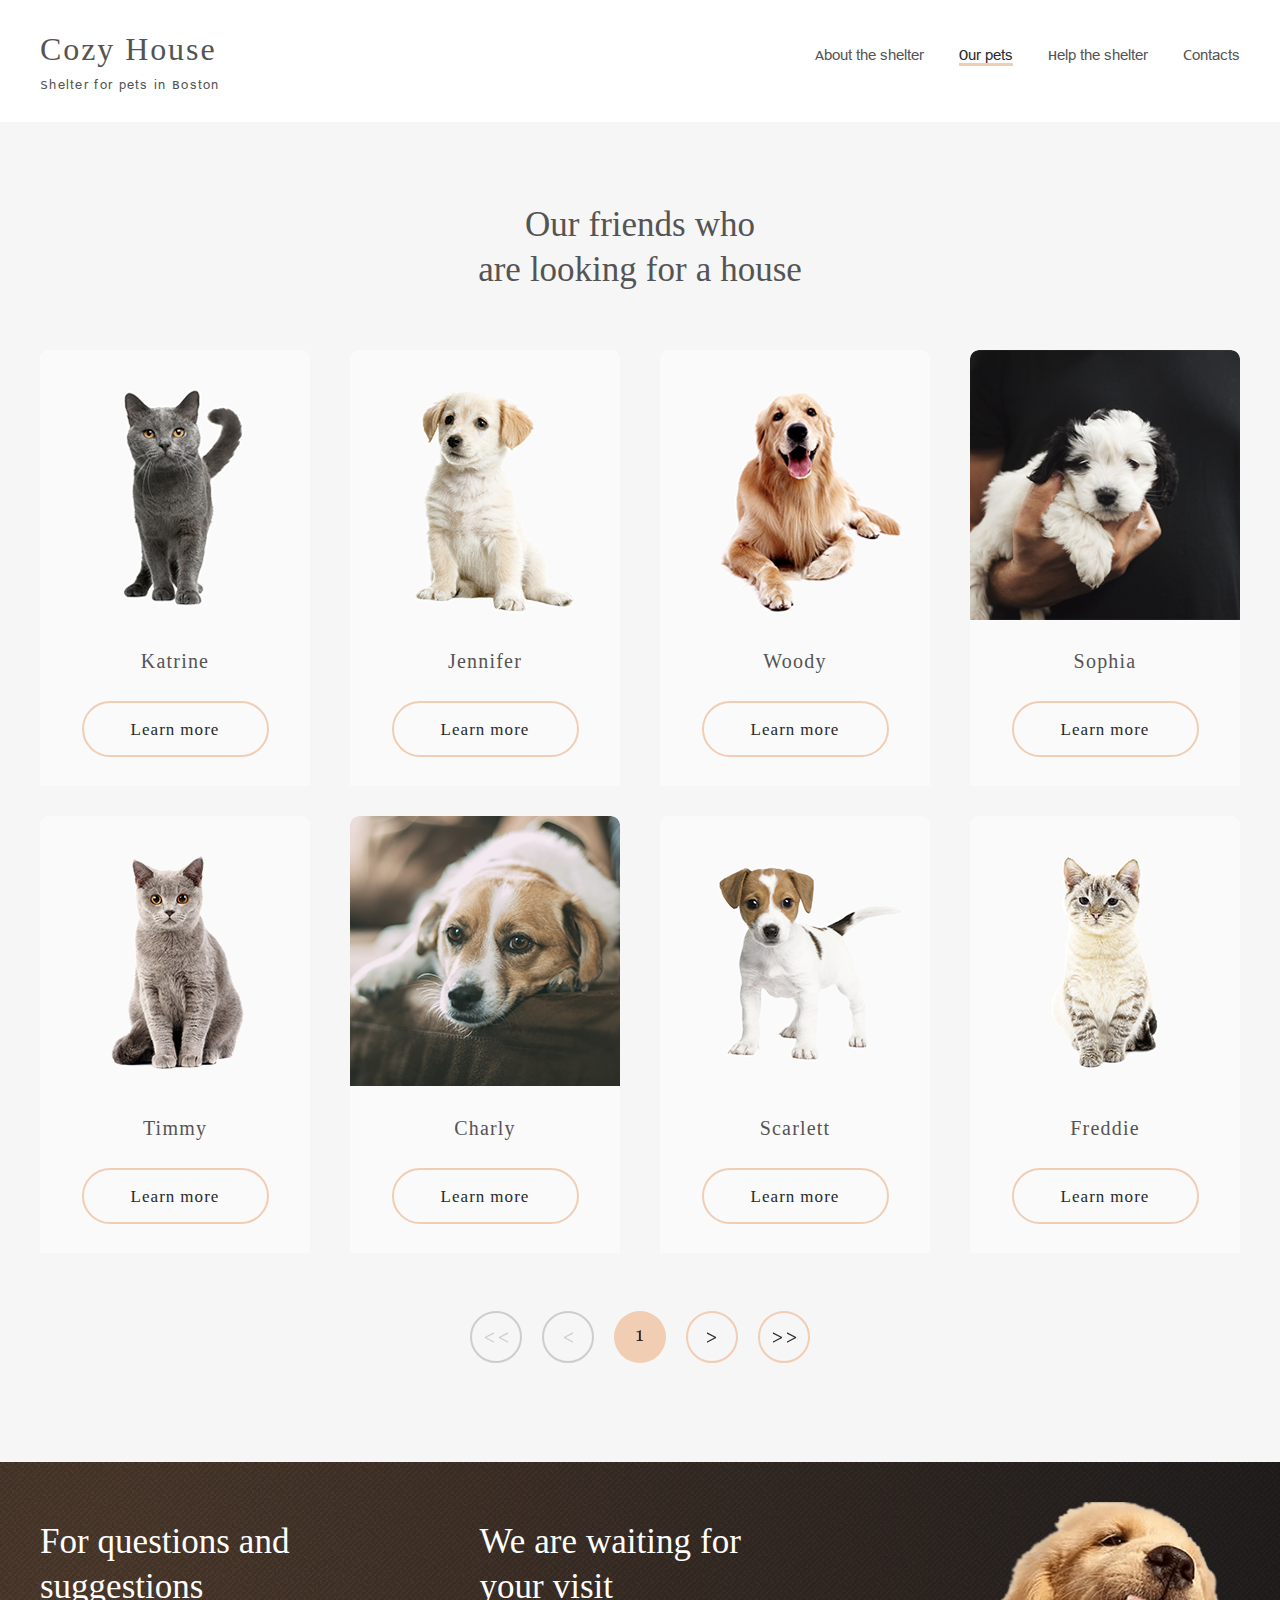
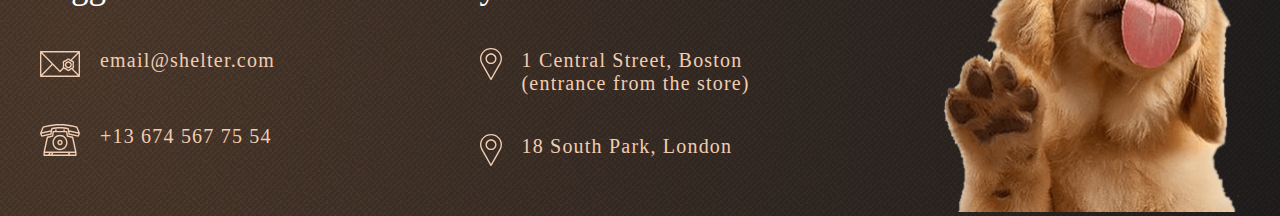
<file: shelter/pages/pets/index.html>
<!DOCTYPE html>
<html lang="en">
<head>
    <meta charset="UTF-8">
    <meta http-equiv="X-UA-Compatible" content="IE=edge">
    <meta name="viewport" content="width=device-width, initial-scale=1.0">
    <title>Document</title>
    <link rel="stylesheet" href="../normalize.css">
    <link rel="stylesheet" href="../main/style.css">
    <link rel="stylesheet" href="style.css">
</head>
<body>
    
        <div class="wrapper">
            <header class="white-header">
                <div class="logo">
                    <h1 class="main-logo white-logo"><a href="../main/index.html">Cozy House</a></h1>
                    <p class="main-logo__descr white-logo__descr">
                        <a href="../main/index.html">Shelter for pets in Boston</a>
                    </p>
                </div>
                <nav>
                    <ul class="header-menu">
                        <li class="header-menu__list"><a href="../main/index.html" class="header-menu__link white-menu__link">About the shelter</a></li>
                        <li class="header-menu__list"><a href="" class="header-menu__link white-menu__link white__hower-link">Our pets</a></li>
                        <li class="header-menu__list"><a href="../main/index.html#help" class="header-menu__link white-menu__link">Help the shelter</a></li>
                        <li class="header-menu__list"><a href="#contacts" class="header-menu__link white-menu__link">Contacts</a></li>
                    </ul>
                </nav>
            </header>
        </div>

        <div class="our-friends">
            <div class="wrapper">
                <div class="our-friends-content">
                    <h3 class="our-friends__header">Our friends who<br> are looking for a house</h3>
                    <div class="our-pets">
                        <div class="pet-card">
                            <img src="../../assets/images/pets-katrine.jpg" alt="">
                            <p class="pet-card__name">
                                Katrine
                            </p>
                            <button class="pet-card-btn">Learn more</button>
                            <a href="#"><span class="card-link"></span></a>
                        </div>
                        <div class="pet-card">
                            <img src="../../assets/images/pets-jennifer.jpg" alt="">
                            <p class="pet-card__name">
                                Jennifer
                            </p>
                            <button class="pet-card-btn">Learn more</button>
                            <a href="#"><span class="card-link"></span></a>
                        </div>
                        <div class="pet-card">
                            <img src="../../assets/images/pets-woody.jpg" alt="">
                            <p class="pet-card__name">
                                Woody
                            </p>
                            <button class="pet-card-btn">Learn more</button>
                            <a href="#"><span class="card-link"></span></a>
                        </div>
                        <div class="pet-card">
                            <img src="../../assets/images/pets-katrine.png" alt="">
                            <p class="pet-card__name">
                                Sophia
                            </p>
                            <button class="pet-card-btn">Learn more</button>
                            <a href="#"><span class="card-link"></span></a>
                        </div>
                        <div class="pet-card">
                            <img src="../../assets/images/pets-timmy.png" alt="">
                            <p class="pet-card__name">
                                Timmy
                            </p>
                            <button class="pet-card-btn">Learn more</button>
                            <a href="#"><span class="card-link"></span></a>
                        </div>
                        <div class="pet-card">
                            <img src="../../assets/images/pets-charly.png" alt="">
                            <p class="pet-card__name">
                                Charly
                            </p>
                            <button class="pet-card-btn">Learn more</button>
                            <a href="#"><span class="card-link"></span></a>
                        </div>
                        <div class="pet-card">
                            <img src="../../assets/images/pets-scarlet.png" alt="">
                            <p class="pet-card__name">
                                Scarlett
                            </p>
                            <button class="pet-card-btn">Learn more</button>
                            <a href="#"><span class="card-link"></span></a>
                        </div>
                        <div class="pet-card">
                            <img src="../../assets/images/freddie.png" alt="">
                            <p class="pet-card__name">
                                Freddie
                            </p>
                            <button class="pet-card-btn">Learn more</button>
                            <a href="#"><span class="card-link"></span></a>
                        </div>
                    </div>
                    <div class="navigation">
                        <a href="3" class="nav-btn f-left"><img src="../../assets/icons/3.svg"  alt=""></a>
                        <a href="3" class="nav-btn f-l-left"><img src="../../assets/icons/4.svg"  alt=""></a>
                        <a href="3" class="nav-btn page"><img src="../../assets/icons/1.svg"  alt=""></a>
                        <a href="3" class="nav-btn r-right"><img src="../../assets/icons/-.svg"  alt=""></a>
                        <a href="3" class="nav-btn r-r-right"><img src="../../assets/icons/--.svg"  alt=""></a>
                    </div>
                    
                </div>
            </div>
        </div>
    

    <footer>
        <div class="wrapper">
            <div class="footer-content">
                <div class="footer-contacts">
                    <h3 class="footer-header" id="contacts">For questions and suggestions</h3>
                    <div class="footer-elem">
                        <a href="mailto:email@shelter.com" class="footer-img__link"><img src="../../assets/icons/icon-email.svg" alt=""></a>
                        <a href="mailto:email@shelter.com" class="footer-text__link">email@shelter.com</a>
                    </div>
                    <div class="footer-elem">
                        <a href="mailto:email@shelter.com" class="footer-img__link"><img src="../../assets/icons/icon-phone.svg" alt=""></a>
                        <a href="tel:+136745677554" class="footer-text__link">+13 674 567 75 54</a>
                    </div>
                </div>
                <div class="footer-adress">
                    <h3 class="footer-header">We are waiting for your visit</h3>
                    <div class="footer-elem">
                        <a href="https://goo.gl/maps/eG1Ha8aumiCDS4em9" target="blank" class="footer-img__link"><img src="../../assets/icons/icon-marker.svg" alt=""></a>
                        <a href="https://goo.gl/maps/eG1Ha8aumiCDS4em9" target="blank" class="footer-text__link visit__text">1 Central Street, Boston (entrance from the store)</a>
                    </div>
                    <div class="footer-elem">
                        <a href="https://goo.gl/maps/H6oFE1ssosimQZpk9" target="blank" class="footer-img__link"><img src="../../assets/icons/icon-marker.svg" alt=""></a>
                        <a href="https://goo.gl/maps/H6oFE1ssosimQZpk9" target="blank" class="footer-text__link">18 South Park, London </a>
                    </div>
                </div>
                <div class="footer-img">
                    <img src="../../assets/images/footer-puppy.png" alt="">
                </div>
            </div>
        </div>
    </footer>
</body>
</html>
</file>
<file: shelter/pages/main/style.css>
*, h1 {
    margin: 0;
    padding: 0;
    scroll-behavior: smooth;
}

@font-face {
    
    font-family: "Georgia"; 
    src: url("../../assets/fonts/NotoSansGeorgian-VariableFont_wdth\,wght.ttf") format("truetype"); 
    font-style: normal; 
} 
@font-face {
    
    font-family: "Test"; 
    src: url("../../assets/fonts/NotoSansGeorgian-VariableFont_wdth\,9605.ttf") format("truetype"); 
    font-style: normal; 
} 


@font-face {
    
    font-family: "Arial"; 
    src: url("../../assets/fonts/arialmt.ttf") format("truetype"); 
    font-style: normal; 
} 
main {
    background: url(../../assets/images/noise_transparent@2x.png), radial-gradient(100% 215.42% at 0% 0%, #5B483A 0%, #262425 100%) /* warning: gradient uses a rotation that is not supported by CSS and may not behave as expected */, #211F20;
}

.wrapper {
    width: 1200px;
    margin: 0 auto;
}
header {
    
    padding: 60px 0 0 0;
    display: flex;
    justify-content: space-between;
    align-items: baseline;
}

.logo{
    display: flex;
    flex-direction: column;
}

.main-logo {
    font-family: 'Georgia';
    font-style: normal;
    font-weight: 400;
    font-size: 32px;
    letter-spacing: 0.06em;
    color: #F1CDB3;
}
.main-logo a {
    text-decoration: none;
    color: #F1CDB3;
}
.main-logo__descr {
    padding: 10px 0 0 0;
    font-family: 'Arial';
    font-style: normal;
    font-weight: 400;
    font-size: 13px;
    line-height: 15px;
    letter-spacing: 0.1em;
    color: #ffffff;
}
.main-logo__descr a {
    text-decoration: none;
    color: #ffffff;
}

.header-menu {
    display: flex;
    list-style-type: none;
}

.header-menu__list {
    margin: 0 0 0 35px;
}

.header-menu__link {
    font-family: 'Arial';
    font-style: normal;
    font-weight: 400;
    font-size: 15px;
    line-height: 160%;
    color: #CDCDCD;

    text-decoration: none;
}

.hover-link {
    color: #FAFAFA;
    border-bottom: 3px solid #F1CDB3;
}

.header-menu__link:hover {
    color: #FAFAFA;
}
.header-menu__link:active {
    color: #FAFAFA;
    border-bottom: 3px solid #F1CDB3;
}

.banner {
    display: flex;
    padding: 60px 0 0 0;
    justify-content: space-between;
    font-size: 0px;
}

.banner-text {
    padding: 160px 0 0 2px;
}

.banner-text h2 {
    width: 310px;
    font-family: 'Georgia';
    font-style: normal;
    font-weight: 400;
    font-size: 44px;
    line-height: 130%;
    display: flex;
    align-items: center;
    color: #FFFFFF;
}

.banner-text__descr {
    width: 460px;
    padding: 42px 0 0 0;
    font-family: 'Arial';
    font-style: normal;
    font-weight: 400;
    font-size: 15px;
    line-height: 160%;
    color: #CDCDCD;
}

.banner-text__btn {
    width: 115px;
    margin: 42px 0 0 0;
}

.beige-btn {
    display: block;
    cursor: pointer;
    padding: 15px 45px;
    text-decoration: none;
    background: #F1CDB3;
    border-radius: 100px;

    outline: none;
    border: none;

    font-family: 'Georgia';
    font-style: normal;
    font-weight: 400;
    font-size: 17px;
    line-height: 130%;
    letter-spacing: 2;
    color: #292929;
    transition-duration: 0.1s;
}

.beige-btn:hover {
    background: #FDDCC4;
}



.about-content {
    padding: 79px 0 95px 0;
    display: flex;
    justify-content: center;
}

h3 {
    font-family: 'Georgia';
    font-style: normal;
    font-weight: 400;
    font-size: 35px;
    line-height: 130%;
    color: #545454;
    
}

.about-text__header {
    padding: 10px 0 0 0;
    width: 334px;
    letter-spacing: 3;
}

.about-text__text {
    width: 430px;
    padding: 25px 0 0 0;
    font-family: 'Arial';
    font-style: normal;
    font-weight: 400;
    font-size: 15px;
    line-height: 160%;
    color: #4C4C4C;
}

.about-img {
    padding: 0 120px 0 0;
}

.our-friends {
    background: #F6F6F6;
}

.our-friends-content {
    display: flex;
    flex-direction: column;
}


.our-friends__header {
    padding: 78px 0 0 0;
    margin: 0 auto;
    text-align: center;
    width: 400px;
}

.slider {
    padding: 60px 0 0 0;
    display: flex;
    justify-content: space-between;
}

.slider__content {
    display: flex;
    width: 990px;
    justify-content: space-between;
}

.slider__left, .slider__right {
    margin: 194px 0 0 0;
}

.slider__left img {
    border-radius: 50%;
}
.slider__right img {
    border-radius: 50%;
}
.slider__left:hover {
    cursor: pointer;
    fill:#1A1A1C;
    /* filter: invert(82%) sepia(50%) saturate(238%) hue-rotate(323deg) brightness(103%) contrast(98%); */
}
.slider__right:hover {
    cursor: pointer;
}

.left-icon {
    display: flex;
    width: 52px;
    height: 52px;
    border-radius: 50%;
    border: 2px solid #F1CDB3;
    flex-direction: column;
    align-items: center;
    padding-top: 20px;
    box-sizing:border-box;
    transition-duration: 0.3s;
}

.left-icon:hover{
    background: #F1CDB3;
}

.right-icon {
    display: flex;
    width: 52px;
    height: 52px;
    border-radius: 50%;
    border: 2px solid #F1CDB3;
    flex-direction: column;
    align-items: center;
    padding-top: 20px;
    box-sizing:border-box;
    transition-duration: 0.3s;
}

.right-icon:hover{
    background: #F1CDB3;
}



.pet-card {
    position: relative;
    text-align: center;
    background: #FAFAFA;
    border-radius: 9px 9px 0px 0px;

}

.pet-card:hover .pet-card-btn {
    background: #FDDCC4;
    border: 2px solid #FDDCC4;
    }

.pet-card img {
    border-radius: 9px 9px 0px 0px;
}

.pet-card__name {
    margin: 25px 0 0px 0;
    font-family: 'Georgia';
    font-weight: 400;
    font-size: 20px;
    line-height: 23px;
    letter-spacing: 0.06em;
    color: #545454;
}

.white-btn {
    cursor: pointer;
    display: block;
    padding: 15px 45px;
    border: 2px solid #F1CDB3;
    box-sizing: border-box;
    border-radius: 100px;
    background: #FAFAFA;
    font-family: 'Georgia';
    font-style: normal;
    font-weight: 400;
    font-size: 17px;
    line-height: 130%;
    letter-spacing: 0.06em;
    color: #292929;

    transition-duration: 0.3s;
}

.white-btn:hover {
    background: #FDDCC4;
    border: 2px solid #FDDCC4;
}
.pet-card-btn:hover {
    background: #FDDCC4;
    border: 2px solid #FDDCC4;
}

.pet-card-btn {
    cursor: pointer;
    display: block;
    padding: 15px 45px;
    border: 2px solid #F1CDB3;
    box-sizing: border-box;
    border-radius: 100px;
    background: #FAFAFA;
    font-family: 'Georgia';
    font-style: normal;
    font-weight: 400;
    font-size: 17px;
    line-height: 130%;
    letter-spacing: 0.06em;
    color: #292929;

    transition-duration: 0.3s;
    margin: 29px auto;
    width: 187px;
    position: relative;
    z-index: 5;
}



.our-friends__btn {
    margin: 58px auto 100px;
}

.can-help-content {
    display: flex;
    flex-direction: column;
    align-items: center;
}

.can-help__header {
    padding: 80px 0 0 0;
    text-align: center;
    width: 308px;
}

.help-things {
    display: flex;
    padding: 0px 0 100px;
    flex-wrap: wrap;
    width: 1026px;
    
    justify-content: center;
}

.help-item {
    text-align: center;
    padding: 55px 120px 0 0;
}

.help-item:nth-child(5) {
    padding: 55px 0 0 0;
}
.help-item:nth-child(9) {
    padding: 55px 0 0 0;
}

.help-item__text {
    padding: 30px 0 0 0;

    font-family: 'Georgia';
    font-style: normal;
    font-weight: 400;
    font-size: 20px;
    line-height: 115%;
    letter-spacing: 0.06em;
    color: #545454;
}

.donation {
    background: #F6F6F6;
}
.donation-content {
    padding: 76px 0 100px;
    display: flex;
    justify-content: center;
}

.donation-img {
    padding: 11px 30px 0 0;
}

.donation-text__header {
    width: 300px;
}

.donation-text__descr {
    padding: 20px 0 0 0;

    font-family: 'Georgia';
    font-style: normal;
    font-weight: 400;
    font-size: 15px;
    line-height: 110%;
    letter-spacing: 1.5;
    color: #545454;
}

.payment-btn {
    margin: 20px 0 0 0;
    padding: 10px 15px;

    background: #F1CDB3;
    border-radius: 9px;

    font-style: normal;
    font-weight: 400;
    font-size: 20px;
    line-height: 115%;
    display: inline-flex;
    align-items: center;
    letter-spacing: 0.06em;
    color: #545454;

    outline: none;
    border: none;
    transition-duration: 0.4s;
    cursor: pointer;
    box-sizing:border-box;
}

.payment-btn img {
    padding: 0 15px 0 0;
}

.payment-btn:hover {
    background: #FDDCC4;
}

.payment-descr {
    padding: 20px 0 0 0;
    width: 380px;
    font-family: 'Arial';
    font-style: italic;
    font-weight: 400;
    font-size: 12px;
    line-height: 18px;
    color: #B2B2B2;
}

footer {
    background: url(../../assets/images/noise_transparent@2x.png), radial-gradient(110.67% 538.64% at 5.73% 50%, #513D2F 0%, #1A1A1C 100%) /* warning: gradient uses a rotation that is not supported by CSS and may not behave as expected */, #211F20;
}

.footer-content {
    display: flex;
    padding: 40px 0 0 0;
    justify-content: space-between;
}

.footer-header {
    padding: 10px 0 0 0;
    color: #FFFFFF;
    width: 277px;
}

.footer-elem {
    display: flex;
    padding: 40px 0 0 0;
}

.footer-img__link {
    margin: 0 20px 0 0;
}
.footer-text__link {
    text-decoration: none;
    font-family: 'Georgia';
    font-style: normal;
    font-weight: 400;
    font-size: 20px;
    line-height: 115%;
    letter-spacing: 0.06em;
    color: #F1CDB3;
}

.visit__text {
    width: 260px;
}

/* test */

.card-link { 
    position: absolute; 
    width: 100%;
    height: 100%;
    top: 0;
    left: 0;
    transition-duration: 0.4s;
    z-index: 1;
} 

.card-link:hover {
    box-shadow: 0px 2px 35px 14px rgba(13, 13, 13, 0.04);
}

.number-btn {
    font-family: 'Test';
    font-style: normal;
    font-weight: 400;
    font-size: 20px;
    line-height: 115%;
    letter-spacing: 0.06em;
}

.footer-contacts {
    margin: 5px 0 0 0;
}
.footer-adress {
        margin: 5px 0 0 4px;
}
</file>
<file: shelter/pages/pets/style.css>
.white-header {
    padding: 30px 0;
}

.white-logo, .white-logo__descr {
    color: #545454;
}
.white-logo a {
    color: #545454;
}
.white-logo__descr a {
    text-decoration: none;
    color: #545454;
}

.white-menu__link {
    color: #545454;
}
.white-menu__link:hover {
    color: #090808;
}
.white-menu__link:active {
    color: #292929;
    border-bottom: 3px solid #F1CDB3;
}


.white__hower-link {
    color: #292929;
    border-bottom: 3px solid #F1CDB3;
}

.our-pets {
    display: flex;
    justify-content: space-between;
    margin: 29px 0 0 0;
    flex-wrap: wrap;
}

.pet-card {
    margin: 30px 0 0 0;
}

.navigation {
    width: 340px;
    padding: 58px 0 99px 0;
    display: flex;
    margin: 0 auto;
    justify-content: space-between;
}

.nav-btn {
    display: flex;
    width: 52px;
    height: 52px;
    border-radius: 50%;
    flex-direction: column;
    align-items: center;
    padding-top: 19px;
    box-sizing: border-box;
}

.f-left, .f-l-left {
    border: 2px solid #CDCDCD;
}
.f-left:hover {
    cursor: default;
}
.f-l-left:hover {
    cursor: default;
}

.page {
    background-color: #F1CDB3;
}
.r-right, .r-r-right {
    border: 2px solid #F1CDB3;
}
.r-right:hover {
    background-color: #F1CDB3;
}
.r-r-right:hover {
    background-color: #F1CDB3;
}
</file>
